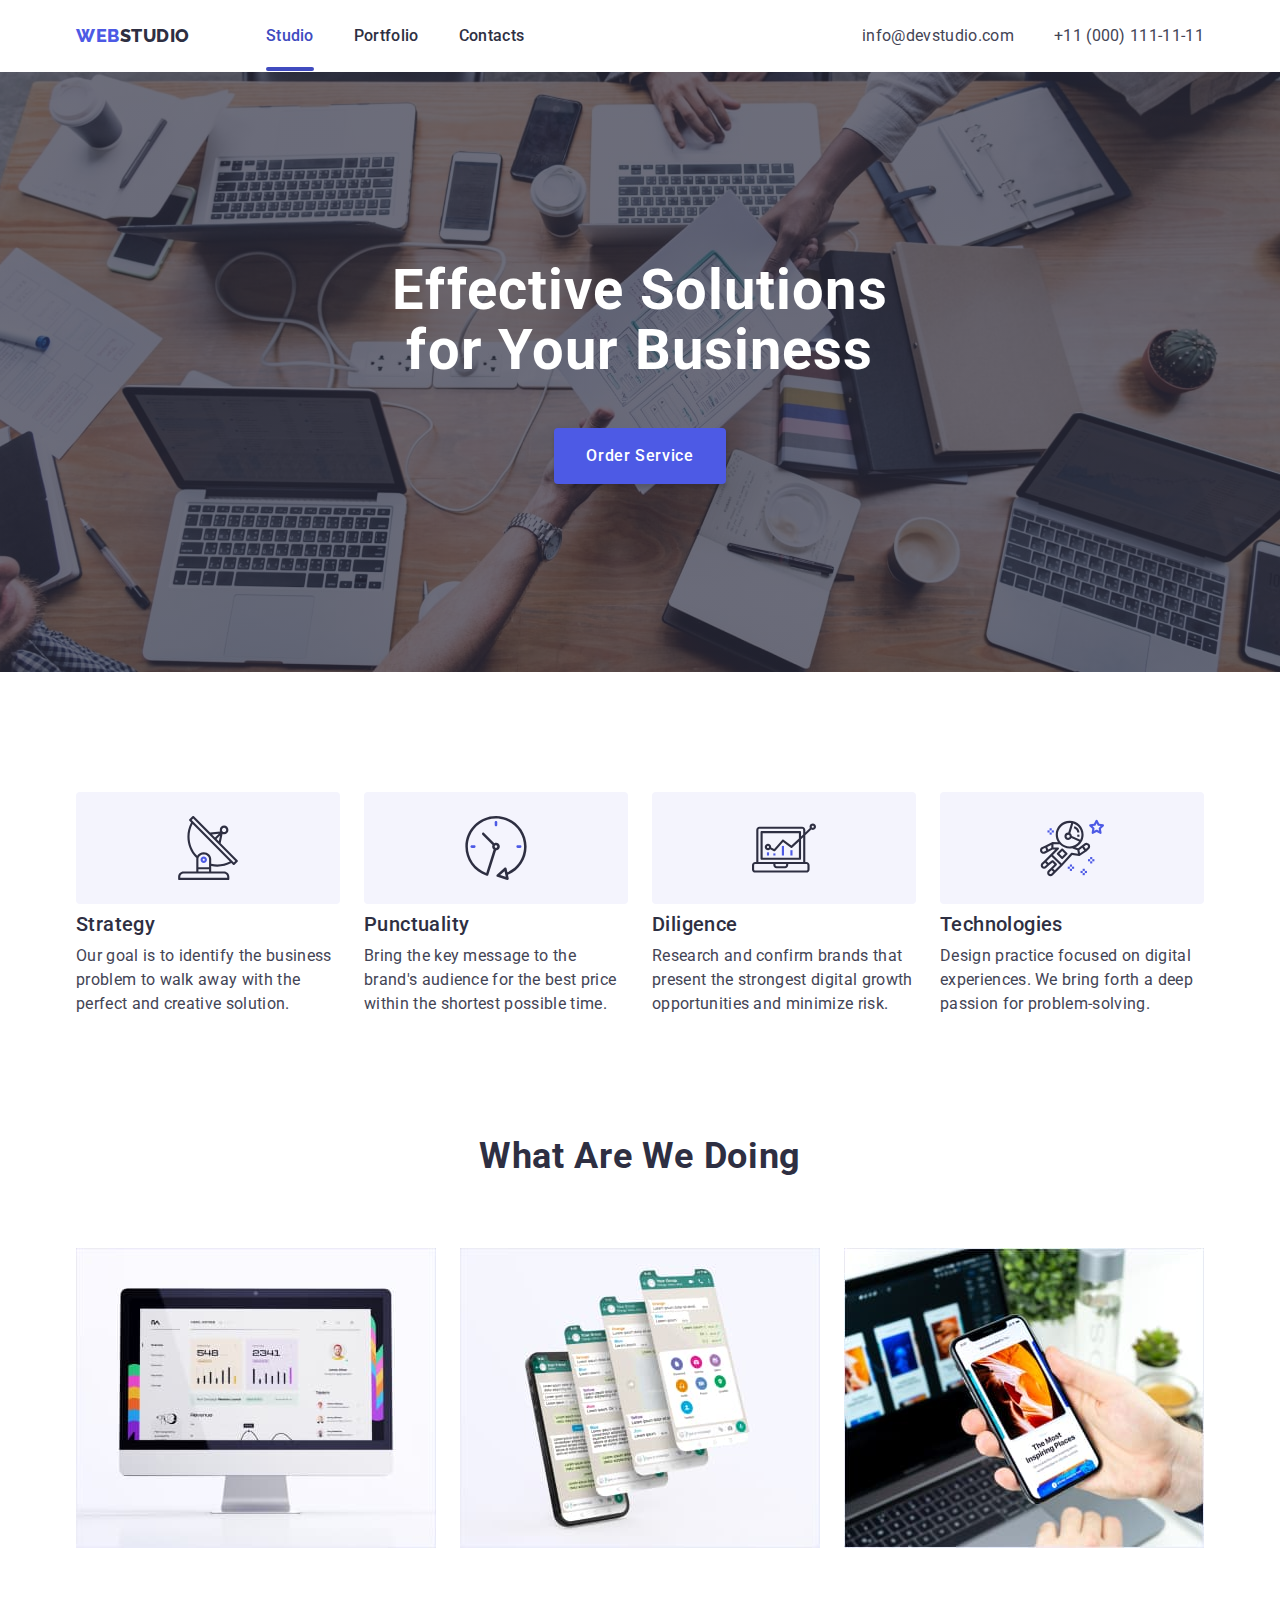
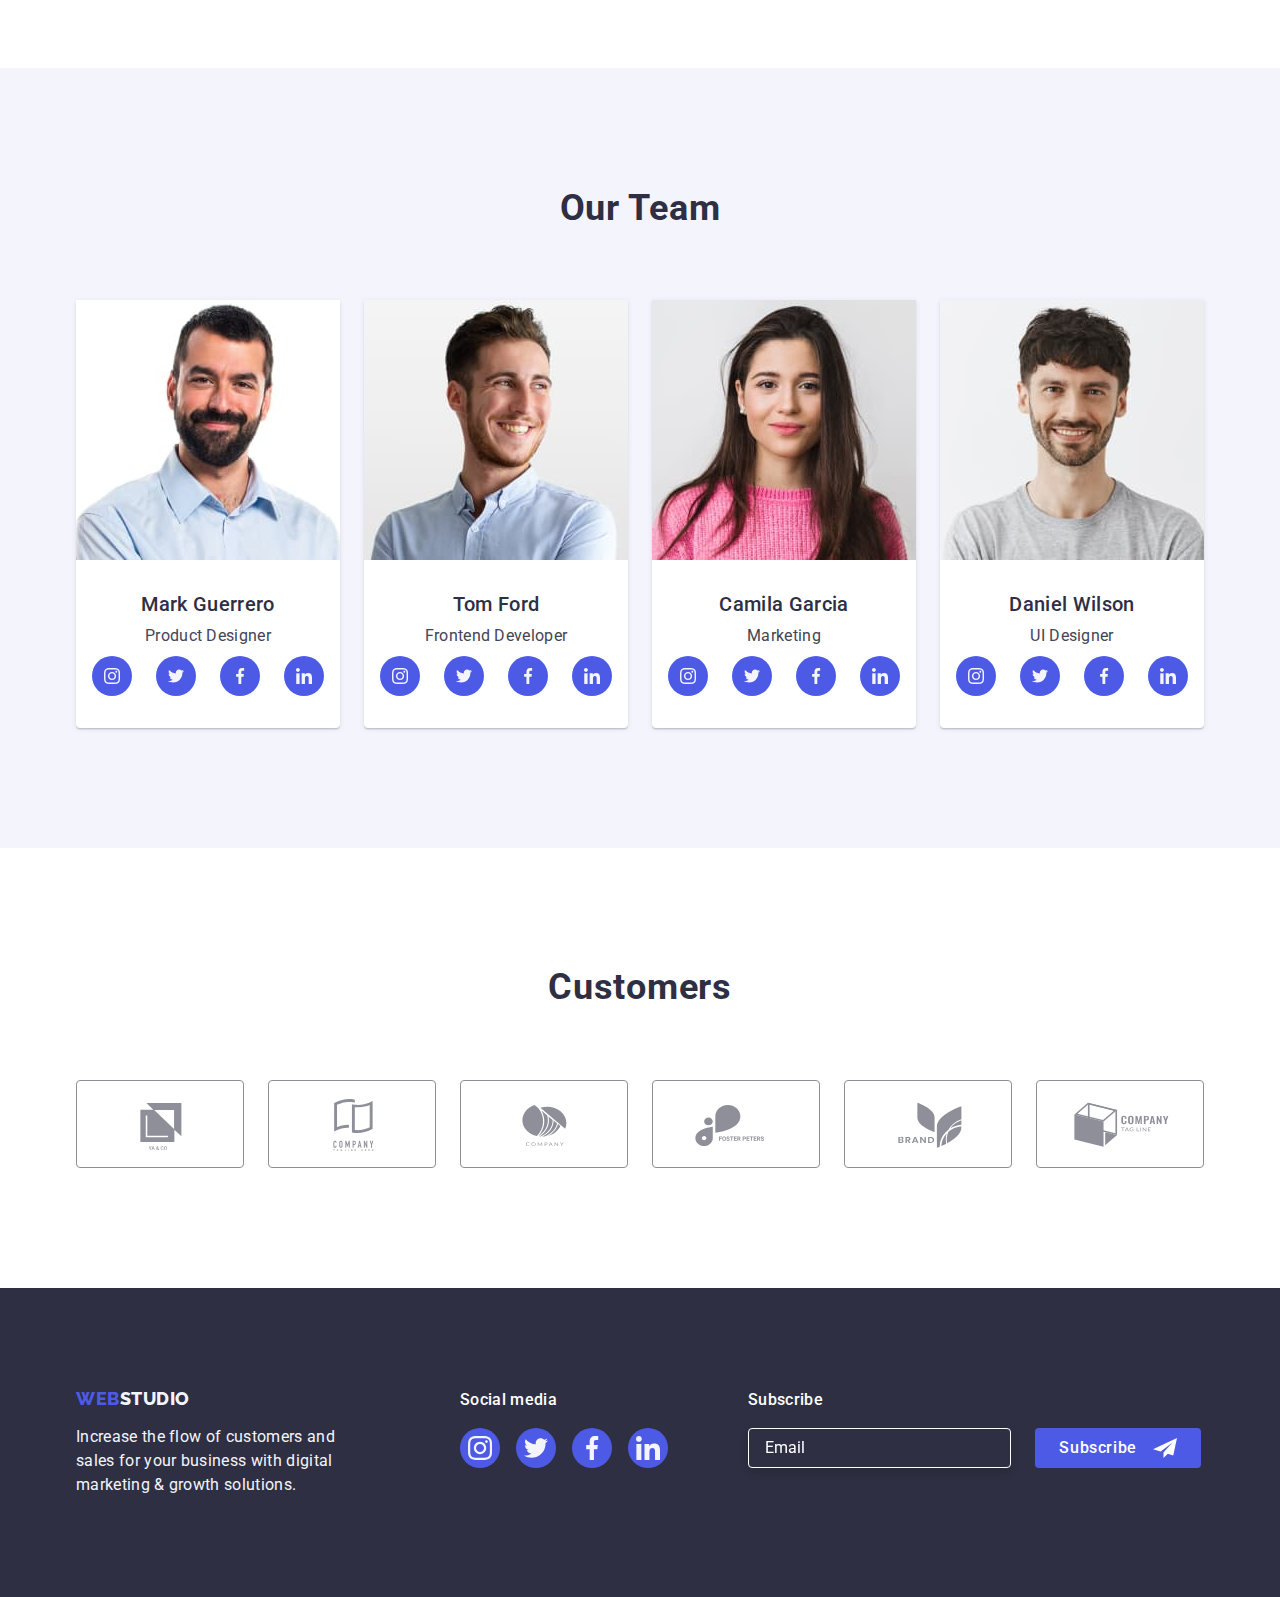
<file: index.html>
<!DOCTYPE html>
<html lang="en">
  <head>
    <meta charset="UTF-8" />
    <meta http-equiv="X-UA-Compatible" content="IE=edge" />
    <meta name="viewport" content="width=device-width, initial-scale=1.0" />
    <title>Document</title>
    <link rel="preconnect" href="https://fonts.googleapis.com" />
    <link rel="preconnect" href="https://fonts.gstatic.com" crossorigin />
    <link
      href="https://fonts.googleapis.com/css2?family=Raleway:wght@800&family=Roboto:wght@400;500;700;900&display=swap"
      rel="stylesheet"
    />
    <link
      rel="stylesheet"
      href="https://cdn.jsdelivr.net/npm/modern-normalize@1.1.0/modern-normalize.min.css"
    />
    <link rel="stylesheet" href="./css/styles.css" />
  </head>
  <body>
    <!-- HEADER -->
    <header class="page-header">
      <div class="container page-header-container">
        <nav class="page-nav">
          <a class="link logo" href="./index.html" title="logotype">
            Web<span class="logo-text">Studio</span></a
          >
          <ul class="menu list">
            <li class="menu-item">
              <a class="menu-link current-page link" href="./index.html"
                >Studio</a
              >
            </li>
            <li class="menu-item">
              <a class="menu-link link" href="./portfolio.html">Portfolio</a>
            </li>
            <li class="menu-item">
              <a class="menu-link link" href="">Contacts</a>
            </li>
          </ul>
        </nav>
        <button type="button" class="mobile-menu-open js-open-menu">
          <svg class="mobile-menu-open-icon" width="32" height="22">
            <use href="./images/icons.svg#icon-menu-burger"></use>
          </svg>
        </button>
        <address class="contacts">
          <ul class="list contact-list">
            <li class="contact-list-item">
              <a class="contact-item link" href="mailto:info@devstudio.com"
                >info@devstudio.com
              </a>
            </li>
            <li class="contact-list-item">
              <a class="contact-item link" href="tel:+110001111111"
                >+11 (000) 111-11-11
              </a>
            </li>
          </ul>
        </address>
      </div>
      <div class="mobile-menu js-menu-container">
        <div class="mobile-menu-container">
          <button class="modal-close-btn js-close-menu">
            <svg class="mobile-menu-close-icon" width="8" height="8">
              <use href="./images/icons.svg#icon-close-btn"></use>
            </svg>
          </button>
          <ul class="mobile-menu-list">
            <li class="mobile-menu-item">
              <a class="mobile-menu-link current-page link" href="./index.html"
                >Studio</a
              >
            </li>
            <li class="mobile-menu-item">
              <a class="mobile-menu-link link" href="./portfolio.html"
                >Portfolio</a
              >
            </li>
            <li class="mobile-menu-item">
              <a class="mobile-menu-link link" href="">Contacts</a>
            </li>
          </ul>
          <div class="contacts-and-socials-container">
            <ul class="mobile-contact-list">
              <li class="mobile-contact-list-item">
                <a class="mobile-contact-phone link" href="tel:+110001111111"
                  >+11 (000) 111-11-11
                </a>
              </li>
              <li class="mobile-contact-list-item">
                <a
                  class="mobile-contact-email contact-item link"
                  href="mailto:info@devstudio.com"
                  >info@devstudio.com
                </a>
              </li>
            </ul>
            <div class="social-container mobile-social-container">
              <ul class="list mobile-social-list">
                <li class="social-list-item">
                  <a href="" class="social-list-link footer-social-list-link">
                    <svg class="social-list-icon" width="24" height="24">
                      <use href="./images/icons.svg#icon-instagram"></use>
                    </svg>
                  </a>
                </li>
                <li class="social-list-item">
                  <a href="" class="social-list-link footer-social-list-link">
                    <svg class="social-list-icon" width="24" height="24">
                      <use href="./images/icons.svg#icon-twitter"></use>
                    </svg>
                  </a>
                </li>
                <li class="social-list-item">
                  <a href="" class="social-list-link footer-social-list-link">
                    <svg class="social-list-icon" width="24" height="24">
                      <use href="./images/icons.svg#icon-facebook"></use>
                    </svg>
                  </a>
                </li>
                <li class="social-list-item">
                  <a href="" class="social-list-link footer-social-list-link">
                    <svg class="social-list-icon" width="24" height="24">
                      <use href="./images/icons.svg#icon-linkedin"></use>
                    </svg>
                  </a>
                </li>
              </ul>
            </div>
          </div>
        </div>
      </div>
    </header>
    <main>
      <!-- HERO -->

      <section class="section hero-section">
        <div class="container hero-container">
          <h1 class="main-title">Effective Solutions for Your Business</h1>
          <button class="modal-btn btn" type="button" data-modal-open>
            Order Service
          </button>
        </div>
      </section>

      <!-- SECONDARY SECTION -->

      <section class="section secondary-section">
        <div class="container">
          <h2 class="secondary-section-title" hidden>Feature</h2>
          <ul class="list secondary-section-list">
            <li class="list secondary-section-list-item">
              <div class="secondary-section-list-item-svg">
                <svg class="secondary-section-list-icon" width="64" height="64">
                  <use href="./images/icons.svg#icon-antenna"></use>
                </svg>
              </div>
              <h3 class="secondary-section-subtitle">Strategy</h3>
              <p class="subtitle-descr">
                Our goal is to identify the business problem to walk away with
                the perfect and creative solution.
              </p>
            </li>
            <li class="list secondary-section-list-item">
              <div class="secondary-section-list-item-svg">
                <svg class="secondary-section-list-icon" width="64" height="64">
                  <use href="./images/icons.svg#icon-clock"></use>
                </svg>
              </div>
              <h3 class="secondary-section-subtitle">Punctuality</h3>
              <p class="subtitle-descr">
                Bring the key message to the brand's audience for the best price
                within the shortest possible time.
              </p>
            </li>
            <li class="list secondary-section-list-item">
              <div class="secondary-section-list-item-svg">
                <svg class="secondary-section-list-icon" width="64" height="64">
                  <use href="./images/icons.svg#icon-diagram"></use>
                </svg>
              </div>
              <h3 class="secondary-section-subtitle">Diligence</h3>
              <p class="subtitle-descr">
                Research and confirm brands that present the strongest digital
                growth opportunities and minimize risk.
              </p>
            </li>
            <li class="list secondary-section-list-item">
              <div class="secondary-section-list-item-svg">
                <svg class="secondary-section-list-icon" width="64" height="64">
                  <use href="./images/icons.svg#icon-astronaut"></use>
                </svg>
              </div>
              <h3 class="secondary-section-subtitle">Technologies</h3>
              <p class="subtitle-descr">
                Design practice focused on digital experiences. We bring forth a
                deep passion for problem-solving.
              </p>
            </li>
          </ul>
        </div>
      </section>

      <!-- TERTIARY SECTION -->

      <section class="section tertiary-section">
        <div class="container">
          <h2 class="section-title tertiary-section-title">
            What are we doing
          </h2>
          <ul class="list tertiary-section-list">
            <li class="tertiary-section-list-item">
              <img
                srcset="./images/what-are-we-doing/img-1w720.jpg 2x"
                src="./images/what-are-we-doing/img-1.jpg"
                alt="computer"
                width="360"
                height="300"
              />
            </li>
            <li class="tertiary-section-list-item">
              <img
                srcset="./images/what-are-we-doing/img-2w720.jpg 2x"
                src="./images/what-are-we-doing/img-2.jpg"
                alt="smartphone"
                width="360"
                height="300"
              />
            </li>
            <li class="tertiary-section-list-item">
              <img
                srcset="./images/what-are-we-doing/img-3w720.jpg 2x"
                src="./images/what-are-we-doing/img-3.jpg"
                alt="laptop and smartphone"
                width="360"
                height="300"
              />
            </li>
          </ul>
        </div>
      </section>

      <!-- OUR TEAM SECTION  -->

      <section class="section our-team-section">
        <div class="container tablet-container">
          <h2 class="section-title our-team-section-title">Our Team</h2>
          <ul class="list our-team-list">
            <li class="our-team-list-item">
              <img
                srcset="
                  ./images/employees/employee-1.jpg     264w,
                  ./images/employees/employee-1w528.jpg 528w
                "
                sizes="(min-width:428px) 264px, 100vw"
                src="./images/employees/employee-1.jpg"
                alt="employee-1"
                width="264"
                height="260"
              />
              <div class="name-and-position">
                <h3 class="employee-name">Mark Guerrero</h3>
                <p class="employee-position">Product Designer</p>
                <ul class="list social-list">
                  <li class="social-list-item">
                    <a href="" class="social-list-link">
                      <svg class="social-list-icon" width="16" height="16">
                        <use href="./images/icons.svg#icon-instagram"></use>
                      </svg>
                    </a>
                  </li>
                  <li class="social-list-item">
                    <a href="" class="social-list-link">
                      <svg class="social-list-icon" width="16" height="16">
                        <use href="./images/icons.svg#icon-twitter"></use>
                      </svg>
                    </a>
                  </li>
                  <li class="social-list-item">
                    <a href="" class="social-list-link">
                      <svg class="social-list-icon" width="16" height="16">
                        <use href="./images/icons.svg#icon-facebook"></use>
                      </svg>
                    </a>
                  </li>
                  <li class="social-list-item">
                    <a href="" class="social-list-link">
                      <svg class="social-list-icon" width="16" height="16">
                        <use href="./images/icons.svg#icon-linkedin"></use>
                      </svg>
                    </a>
                  </li>
                </ul>
              </div>
            </li>
            <li class="our-team-list-item">
              <img
                srcset="
                  ./images/employees/employee-2.jpg     264w,
                  ./images/employees/employee-2w528.jpg 528w
                "
                sizes="(min-width:428px) 264px, 100vw"
                src="./images/employees/employee-2.jpg"
                alt="employee-2"
                width="264"
                height="260"
              />
              <div class="name-and-position">
                <h3 class="employee-name">Tom Ford</h3>
                <p class="employee-position">Frontend Developer</p>

                <ul class="list social-list">
                  <li class="social-list-item">
                    <a href="" class="social-list-link">
                      <svg class="social-list-icon" width="16" height="16">
                        <use href="./images/icons.svg#icon-instagram"></use>
                      </svg>
                    </a>
                  </li>
                  <li class="social-list-item">
                    <a href="" class="social-list-link">
                      <svg class="social-list-icon" width="16" height="16">
                        <use href="./images/icons.svg#icon-twitter"></use>
                      </svg>
                    </a>
                  </li>
                  <li class="social-list-item">
                    <a href="" class="social-list-link">
                      <svg class="social-list-icon" width="16" height="16">
                        <use href="./images/icons.svg#icon-facebook"></use>
                      </svg>
                    </a>
                  </li>
                  <li class="social-list-item">
                    <a href="" class="social-list-link">
                      <svg class="social-list-icon" width="16" height="16">
                        <use href="./images/icons.svg#icon-linkedin"></use>
                      </svg>
                    </a>
                  </li>
                </ul>
              </div>
            </li>
            <li class="our-team-list-item">
              <img
                srcset="
                  ./images/employees/employee-3.jpg     264w,
                  ./images/employees/employee-3w528.jpg 528w
                "
                sizes="(min-width:428px) 264px, 100vw"
                src="./images/employees/employee-3.jpg"
                alt="employee-3"
                width="264"
                height="260"
              />
              <div class="name-and-position">
                <h3 class="employee-name">Camila Garcia</h3>
                <p class="employee-position">Marketing</p>

                <ul class="list social-list">
                  <li class="social-list-item">
                    <a href="" class="social-list-link">
                      <svg class="social-list-icon" width="16" height="16">
                        <use href="./images/icons.svg#icon-instagram"></use>
                      </svg>
                    </a>
                  </li>
                  <li class="social-list-item">
                    <a href="" class="social-list-link">
                      <svg class="social-list-icon" width="16" height="16">
                        <use href="./images/icons.svg#icon-twitter"></use>
                      </svg>
                    </a>
                  </li>
                  <li class="social-list-item">
                    <a href="" class="social-list-link">
                      <svg class="social-list-icon" width="16" height="16">
                        <use href="./images/icons.svg#icon-facebook"></use>
                      </svg>
                    </a>
                  </li>
                  <li class="social-list-item">
                    <a href="" class="social-list-link">
                      <svg class="social-list-icon" width="16" height="16">
                        <use href="./images/icons.svg#icon-linkedin"></use>
                      </svg>
                    </a>
                  </li>
                </ul>
              </div>
            </li>
            <li class="our-team-list-item">
              <img
                srcset="
                  ./images/employees/employee-4.jpg     264w,
                  ./images/employees/employee-4w528.jpg 528w
                "
                sizes="(min-width:428px) 264px, 100vw"
                src="./images/employees/employee-4.jpg"
                alt="employee-4"
                width="264"
                height="260"
              />
              <div class="name-and-position">
                <h3 class="employee-name">Daniel Wilson</h3>
                <p class="employee-position">UI Designer</p>
                <ul class="list social-list">
                  <li class="social-list-item">
                    <a href="" class="social-list-link">
                      <svg class="social-list-icon" width="16" height="16">
                        <use href="./images/icons.svg#icon-instagram"></use>
                      </svg>
                    </a>
                  </li>
                  <li class="social-list-item">
                    <a href="" class="social-list-link">
                      <svg class="social-list-icon" width="16" height="16">
                        <use href="./images/icons.svg#icon-twitter"></use>
                      </svg>
                    </a>
                  </li>
                  <li class="social-list-item">
                    <a href="" class="social-list-link">
                      <svg class="social-list-icon" width="16" height="16">
                        <use href="./images/icons.svg#icon-facebook"></use>
                      </svg>
                    </a>
                  </li>
                  <li class="social-list-item">
                    <a href="" class="social-list-link">
                      <svg class="social-list-icon" width="16" height="16">
                        <use href="./images/icons.svg#icon-linkedin"></use>
                      </svg>
                    </a>
                  </li>
                </ul>
              </div>
            </li>
          </ul>
        </div>
      </section>

      <!-- CUSTOMERS SECTION  -->

      <section class="section customers-section">
        <div class="container tablet-container">
          <h2 class="section-title customers-section-title">Customers</h2>
          <ul class="list customers-list">
            <li class="customers-list-item">
              <a href="" class="customers-list-link">
                <svg class="customers-list-icon" width="104" height="56">
                  <use href="./images/icons.svg#icon-logo"></use>
                </svg>
              </a>
            </li>
            <li class="customers-list-item">
              <a href="" class="customers-list-link">
                <svg class="customers-list-icon" width="104" height="56">
                  <use href="./images/icons.svg#icon-logo-1"></use>
                </svg>
              </a>
            </li>
            <li class="customers-list-item">
              <a href="" class="customers-list-link">
                <svg class="customers-list-icon" width="104" height="56">
                  <use href="./images/icons.svg#icon-logo-2"></use>
                </svg>
              </a>
            </li>
            <li class="customers-list-item">
              <a href="" class="customers-list-link">
                <svg class="customers-list-icon" width="104" height="56">
                  <use href="./images/icons.svg#icon-logo-3"></use>
                </svg>
              </a>
            </li>
            <li class="customers-list-item">
              <a href="" class="customers-list-link">
                <svg class="customers-list-icon" width="104" height="56">
                  <use href="./images/icons.svg#icon-logo-4"></use>
                </svg>
              </a>
            </li>
            <li class="customers-list-item">
              <a href="" class="customers-list-link">
                <svg class="customers-list-icon" width="104" height="56">
                  <use href="./images/icons.svg#icon-logo-5"></use>
                </svg>
              </a>
            </li>
          </ul>
        </div>
      </section>
    </main>

    <!-- FOOTER -->

    <footer class="footer-section">
      <div class="container footer-container tablet-container">
        <div class="logo-and-paragraph">
          <a
            class="link logo footer-logotype"
            href="./index.html"
            title="logotype"
          >
            Web<span class="logo-text footer-logo">Studio</span></a
          >
          <p class="footer-inf">
            Increase the flow of customers and sales for your business with
            digital marketing & growth solutions.
          </p>
        </div>
        <div class="social-container footer-social-container">
          <p class="footer-par">Social media</p>
          <ul class="list social-list footer-social-list">
            <li class="social-list-item">
              <a href="" class="social-list-link footer-social-list-link">
                <svg class="social-list-icon" width="24" height="24">
                  <use href="./images/icons.svg#icon-instagram"></use>
                </svg>
              </a>
            </li>
            <li class="social-list-item">
              <a href="" class="social-list-link footer-social-list-link">
                <svg class="social-list-icon" width="24" height="24">
                  <use href="./images/icons.svg#icon-twitter"></use>
                </svg>
              </a>
            </li>
            <li class="social-list-item">
              <a href="" class="social-list-link footer-social-list-link">
                <svg class="social-list-icon" width="24" height="24">
                  <use href="./images/icons.svg#icon-facebook"></use>
                </svg>
              </a>
            </li>
            <li class="social-list-item">
              <a href="" class="social-list-link footer-social-list-link">
                <svg class="social-list-icon" width="24" height="24">
                  <use href="./images/icons.svg#icon-linkedin"></use>
                </svg>
              </a>
            </li>
          </ul>
        </div>

        <div class="footer-form-container">
          <p class="footer-par">Subscribe</p>
          <form class="footer-modal-form">
            <input
              type="email"
              name="user-email"
              class="footer-form-input"
              placeholder="email"
            />
            <button type="submit" class="footer-form-submit btn">
              Subscribe
              <svg class="footer-send-icon" width="24" height="24">
                <use href="./images/icons.svg#icon-send"></use>
              </svg>
            </button>
          </form>
        </div>
      </div>
    </footer>

    <!-- MODAL WINDOW -->

    <div class="backdrop is-hidden" data-modal>
      <div class="modal">
        <button type="button" class="modal-close-btn" data-modal-close>
          <svg class="modal-close-btn-icon" width="8" height="8">
            <use href="./images/icons.svg#icon-close-btn"></use>
          </svg>
        </button>

        <!-- MODAL FORM -->

        <form class="modal-form">
          <p class="modal-form-desc">
            Leave your contacts and we will call you back
          </p>

          <label class="modal-form-field">
            <span class="modal-form-input-desc">Name</span>
            <span class="modal-form-input-wrapper">
              <input
                type="text"
                name="user-name"
                class="modal-form-input"
                pattern="[a-zA-Zа-яА-Я]+"
                minlength="2"
              />
              <svg class="modal-form-icon" width="18" height="18">
                <use href="./images/icons.svg#icon-modal-name"></use>
              </svg>
            </span>
          </label>

          <label class="modal-form-field">
            <span class="modal-form-input-desc">Phone</span>
            <span class="modal-form-input-wrapper">
              <input
                type="tel"
                name="user-phone"
                class="modal-form-input"
                pattern="[0-9]{3}-[0-9]{3}-[0-9]{2}-[0-9]{2}"
                title="xxx-xxx-xx-xx"
              />
              <svg class="modal-form-icon" width="18" height="24">
                <use href="./images/icons.svg#icon-modal-phone"></use>
              </svg>
            </span>
          </label>

          <label class="modal-form-field">
            <span class="modal-form-input-desc">Email</span>
            <span class="modal-form-input-wrapper">
              <input type="email" name="user-email" class="modal-form-input" />
              <svg class="modal-form-icon" width="18" height="24">
                <use href="./images/icons.svg#icon-modal-email"></use>
              </svg>
            </span>
          </label>

          <label class="modal-form-field">
            <span class="modal-form-input-desc">Comment</span>
            <textarea
              name="user-message"
              class="modal-form-message"
              placeholder="Text input"
            ></textarea>
          </label>

          <!-- MODAL FORM CHECK-->

          <label class="modal-form-check-desc">
            <input
              id="user-policy"
              type="checkbox"
              name="user-policy"
              class="form-check-input visually-hidden"
            />
            <svg class="form-custom-check" width="18" height="24">
              <use
                class="unchecked"
                href="./images/icons.svg#icon-unchecked"
              ></use>
              <use class="checked" href="./images/icons.svg#icon-checked"></use>
            </svg>
            <span
              >I accept the terms and conditions of the&nbsp;
              <a class="privacy-policy-link" href="">Privacy Policy</a></span
            >
          </label>

          <button type="submit" class="modal-form-submit btn">Send</button>
        </form>
      </div>
    </div>
    <script src="./js/modal.js"></script>
    <script src="./js/mobile-menu.js"></script>
  </body>
</html>
</file>
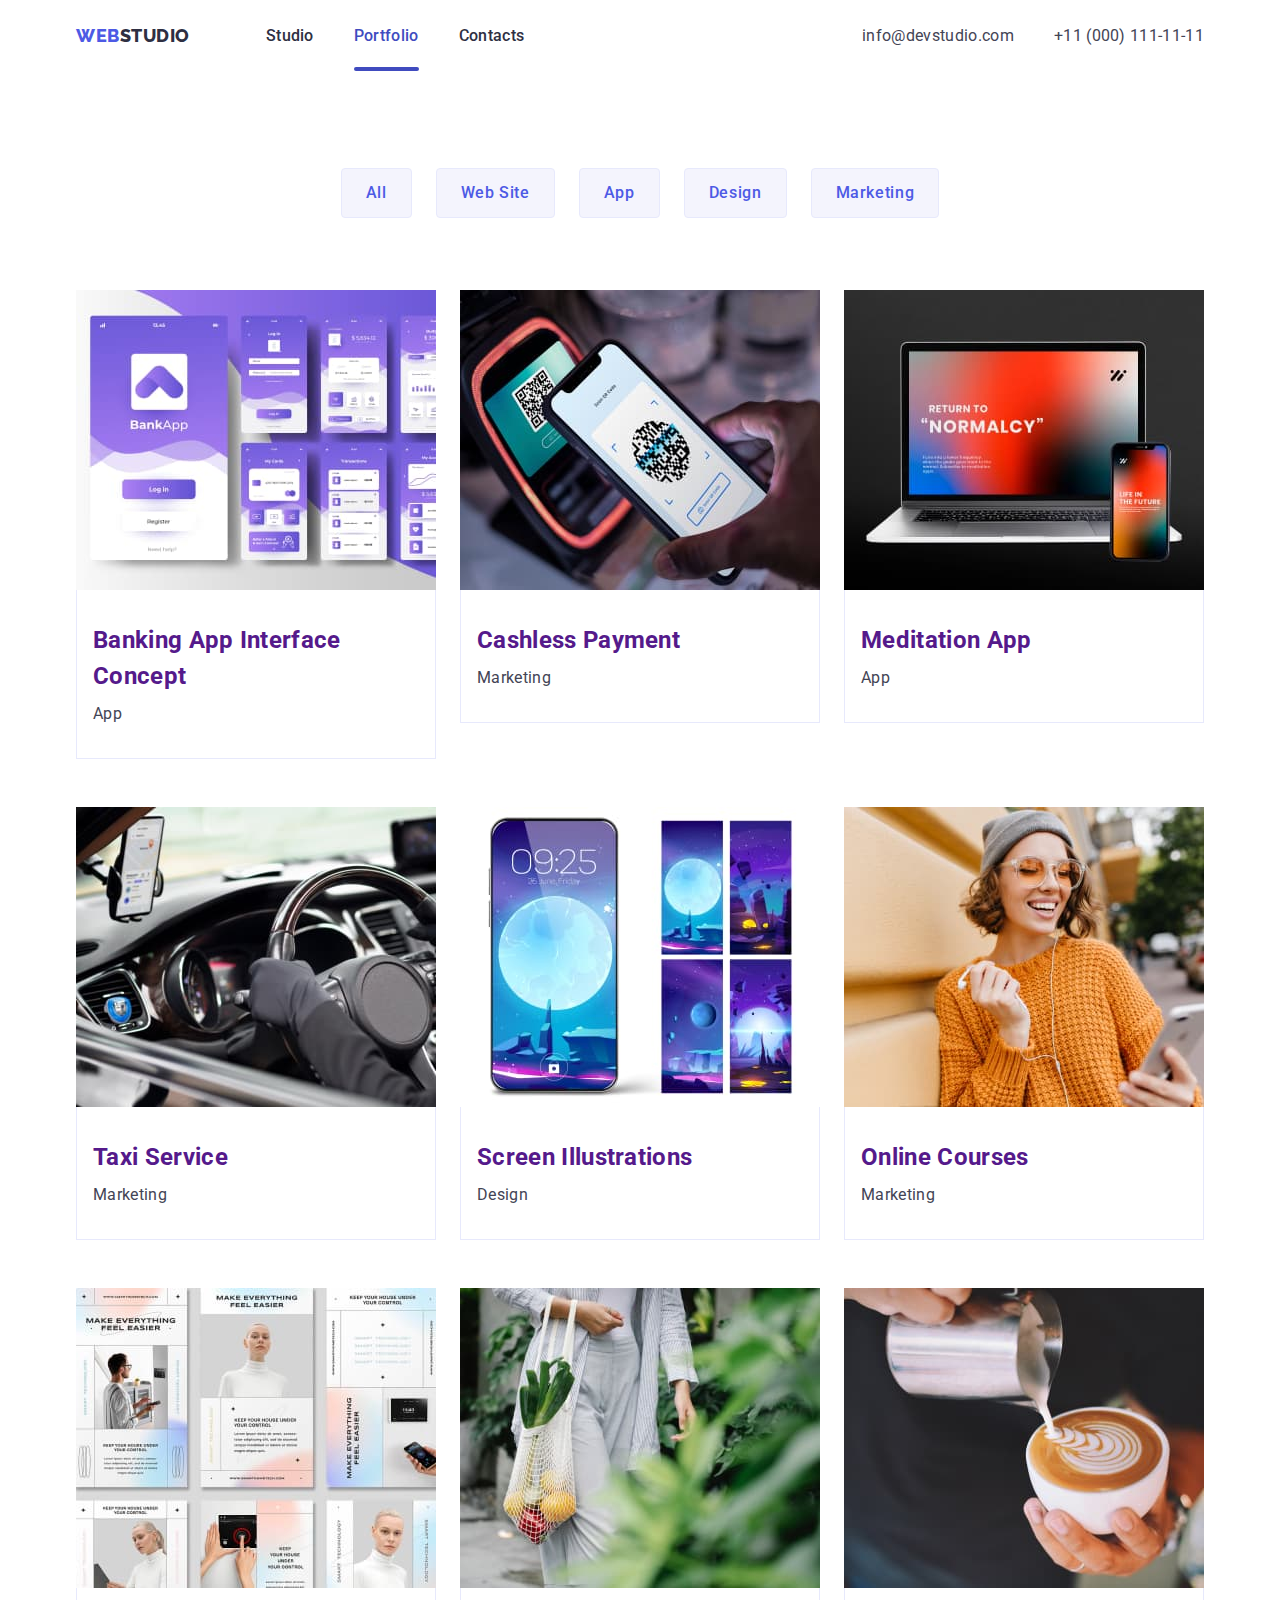
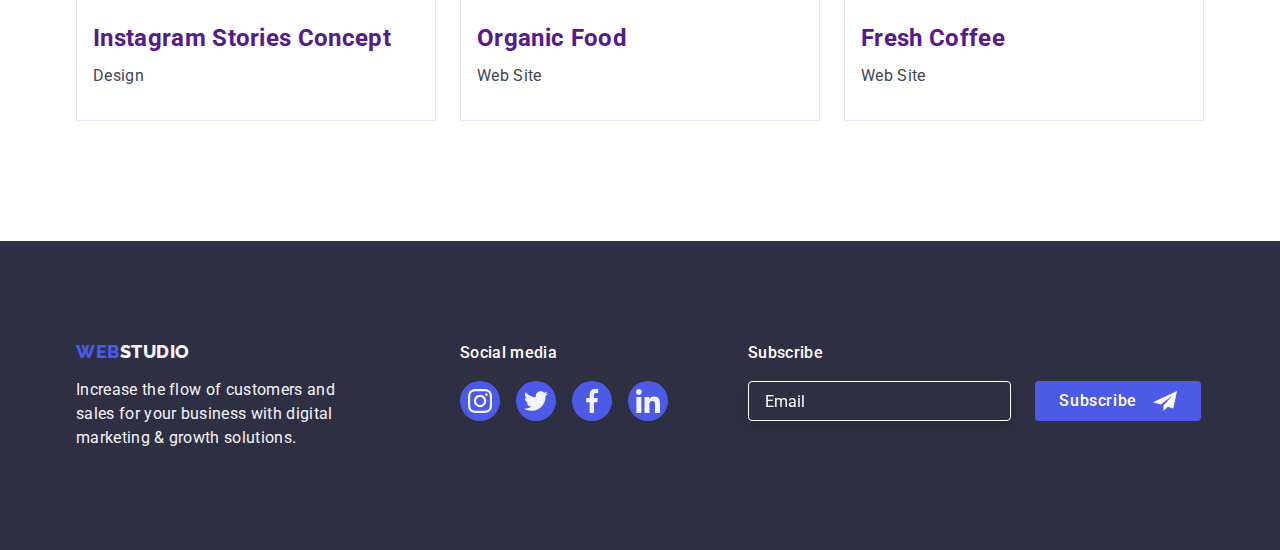
<file: portfolio.html>
<!DOCTYPE html>
<html lang="en">
  <head>
    <meta charset="UTF-8" />
    <meta http-equiv="X-UA-Compatible" content="IE=edge" />
    <meta name="viewport" content="width=device-width, initial-scale=1.0" />
    <title>Document</title>
    <link rel="preconnect" href="https://fonts.googleapis.com" />
    <link rel="preconnect" href="https://fonts.gstatic.com" crossorigin />
    <link
      href="https://fonts.googleapis.com/css2?family=Raleway:wght@800&family=Roboto:wght@400;500;700;900&display=swap"
      rel="stylesheet"
    />
    <link
      rel="stylesheet"
      href="https://cdn.jsdelivr.net/npm/modern-normalize@1.1.0/modern-normalize.min.css"
    />
    <link rel="stylesheet" href="./css/styles.css" />
  </head>
  <body>
    <!-- HEADER -->

    <header class="page-header">
      <div class="container page-header-container">
        <nav class="page-nav">
          <a class="link logo" href="./index.html" title="logotype">
            Web<span class="logo-text">Studio</span></a
          >
          <ul class="menu list">
            <li class="menu-item">
              <a class="menu-link link" href="./index.html">Studio</a>
            </li>
            <li class="menu-item">
              <a class="menu-link current-page link" href="./portfolio.html"
                >Portfolio</a
              >
            </li>
            <li class="menu-item">
              <a class="menu-link link" href="">Contacts</a>
            </li>
          </ul>
        </nav>
        <address class="contacts">
          <ul class="list contact-list">
            <li class="contact-list-item">
              <a class="contact-item link" href="mailto:info@devstudio.com"
                >info@devstudio.com
              </a>
            </li>
            <li class="contact-list-item">
              <a class="contact-item link" href="tel:+110001111111"
                >+11 (000) 111-11-11
              </a>
            </li>
          </ul>
        </address>
      </div>
    </header>

    <main>
      <!-- PORTFOLIO -->
      <section class="section portfolio-section">
        <div class="container portfolio-container">
          <h1 hidden>Feature</h1>
          <ul class="list buttons-list">
            <li class="buttons-list-item">
              <button class="portfolio-btn" type="button">All</button>
            </li>
            <li class="buttons-list-item">
              <button class="portfolio-btn" type="button">Web Site</button>
            </li>
            <li class="buttons-list-item">
              <button class="portfolio-btn" type="button">App</button>
            </li>
            <li class="buttons-list-item">
              <button class="portfolio-btn" type="button">Design</button>
            </li>
            <li class="buttons-list-item">
              <button class="portfolio-btn" type="button">Marketing</button>
            </li>
          </ul>

          <ul class="list portfolio-cards">
            <li class="portfolio-cards-item">
              <a class="link item-img" href="">
                <div class="item-img-wrapper">
                  <img
                    src="./images/portfolio/app.jpg"
                    alt="Application"
                    width="360"
                    height="300"
                  />
                  <p class="overlay">
                    14 Stylish and User-Friendly App Design Concepts · Task
                    Manager App · Calorie Tracker App · Exotic Fruit Ecommerce
                    App · Cloud Storage App
                  </p>
                </div>

                <div class="portfolio-card-text">
                  <h2 class="subtitle portfolio-card-name">
                    Banking App Interface Concept
                  </h2>
                  <p class="portfolio-par">App</p>
                </div>
              </a>
            </li>
            <li class="portfolio-cards-item">
              <a class="link item-img" href="">
                <div class="item-img-wrapper">
                  <img
                    src="./images/portfolio/cashless.jpg"
                    alt="Cashless Payment"
                    width="360"
                    height="300"
                  />
                  <p class="overlay">
                    14 Stylish and User-Friendly App Design Concepts · Task
                    Manager App · Calorie Tracker App · Exotic Fruit Ecommerce
                    App · Cloud Storage App
                  </p>
                </div>

                <div class="portfolio-card-text">
                  <h2 class="subtitle portfolio-card-name">Cashless Payment</h2>
                  <p class="portfolio-par">Marketing</p>
                </div>
              </a>
            </li>
            <li class="portfolio-cards-item">
              <a class="link item-img" href="">
                <div class="item-img-wrapper">
                  <img
                    src="./images/portfolio/meditation.jpg"
                    alt="Meditation App"
                    width="360"
                    height="300"
                  />
                  <p class="overlay">
                    14 Stylish and User-Friendly App Design Concepts · Task
                    Manager App · Calorie Tracker App · Exotic Fruit Ecommerce
                    App · Cloud Storage App
                  </p>
                </div>

                <div class="portfolio-card-text">
                  <h2 class="subtitle portfolio-card-name">Meditation App</h2>
                  <p class="portfolio-par">App</p>
                </div>
              </a>
            </li>
            <li class="portfolio-cards-item">
              <a class="link item-img" href="">
                <div class="item-img-wrapper">
                  <img
                    src="./images/portfolio/taxi.jpg"
                    alt="Taxi Service"
                    width="360"
                    height="300"
                  />
                  <p class="overlay">
                    14 Stylish and User-Friendly App Design Concepts · Task
                    Manager App · Calorie Tracker App · Exotic Fruit Ecommerce
                    App · Cloud Storage App
                  </p>
                </div>

                <div class="portfolio-card-text">
                  <h2 class="subtitle portfolio-card-name">Taxi Service</h2>
                  <p class="portfolio-par">Marketing</p>
                </div>
              </a>
            </li>
            <li class="portfolio-cards-item">
              <a class="link item-img" href="">
                <div class="item-img-wrapper">
                  <img
                    src="./images/portfolio/screen.jpg"
                    alt="Screen Illustrations"
                    width="360"
                    height="300"
                  />
                  <p class="overlay">
                    14 Stylish and User-Friendly App Design Concepts · Task
                    Manager App · Calorie Tracker App · Exotic Fruit Ecommerce
                    App · Cloud Storage App
                  </p>
                </div>

                <div class="portfolio-card-text">
                  <h2 class="subtitle portfolio-card-name">
                    Screen Illustrations
                  </h2>
                  <p class="portfolio-par">Design</p>
                </div>
              </a>
            </li>
            <li class="portfolio-cards-item">
              <a class="link item-img" href="">
                <div class="item-img-wrapper">
                  <img
                    src="./images/portfolio/online-courses.jpg"
                    alt="Girl studying online"
                    width="360"
                    height="300"
                  />
                  <p class="overlay">
                    14 Stylish and User-Friendly App Design Concepts · Task
                    Manager App · Calorie Tracker App · Exotic Fruit Ecommerce
                    App · Cloud Storage App
                  </p>
                </div>

                <div class="portfolio-card-text">
                  <h2 class="subtitle portfolio-card-name">Online Courses</h2>
                  <p class="portfolio-par">Marketing</p>
                </div>
              </a>
            </li>
            <li class="portfolio-cards-item">
              <a class="link item-img" href="">
                <div class="item-img-wrapper">
                  <img
                    src="./images/portfolio/insta.jpg"
                    alt="Instagram Stories Concept"
                    width="360"
                    height="300"
                  />
                  <p class="overlay">
                    14 Stylish and User-Friendly App Design Concepts · Task
                    Manager App · Calorie Tracker App · Exotic Fruit Ecommerce
                    App · Cloud Storage App
                  </p>
                </div>

                <div class="portfolio-card-text">
                  <h2 class="subtitle portfolio-card-name">
                    Instagram Stories Concept
                  </h2>
                  <p class="portfolio-par">Design</p>
                </div>
              </a>
            </li>
            <li class="portfolio-cards-item">
              <a class="link item-img" href="">
                <div class="item-img-wrapper">
                  <img
                    src="./images/portfolio/food.jpg"
                    alt="Organic Food"
                    width="360"
                    height="300"
                  />
                  <p class="overlay">
                    14 Stylish and User-Friendly App Design Concepts · Task
                    Manager App · Calorie Tracker App · Exotic Fruit Ecommerce
                    App · Cloud Storage App
                  </p>
                </div>

                <div class="portfolio-card-text">
                  <h2 class="subtitle portfolio-card-name">Organic Food</h2>
                  <p class="portfolio-par">Web Site</p>
                </div>
              </a>
            </li>
            <li class="portfolio-cards-item">
              <a class="link item-img" href="">
                <div class="item-img-wrapper">
                  <img
                    src="./images/portfolio/coffee.jpg"
                    alt="Fresh Coffee"
                    width="360"
                    height="300"
                  />
                  <p class="overlay">
                    14 Stylish and User-Friendly App Design Concepts · Task
                    Manager App · Calorie Tracker App · Exotic Fruit Ecommerce
                    App · Cloud Storage App
                  </p>
                </div>

                <div class="portfolio-card-text">
                  <h2 class="subtitle portfolio-card-name">Fresh Coffee</h2>
                  <p class="portfolio-par">Web Site</p>
                </div>
              </a>
            </li>
          </ul>
        </div>
      </section>
    </main>

    <!-- FOOTER -->

    <footer class="footer-section">
      <div class="container footer-container tablet-container">
        <div class="logo-and-paragraph">
          <a
            class="link logo footer-logotype"
            href="./index.html"
            title="logotype"
          >
            Web<span class="logo-text footer-logo">Studio</span></a
          >
          <p class="footer-inf">
            Increase the flow of customers and sales for your business with
            digital marketing & growth solutions.
          </p>
        </div>
        <div class="social-container footer-social-container">
          <p class="footer-par">Social media</p>
          <ul class="list social-list footer-social-list">
            <li class="social-list-item">
              <a href="" class="social-list-link footer-social-list-link">
                <svg class="social-list-icon" width="24" height="24">
                  <use href="./images/icons.svg#icon-instagram"></use>
                </svg>
              </a>
            </li>
            <li class="social-list-item">
              <a href="" class="social-list-link footer-social-list-link">
                <svg class="social-list-icon" width="24" height="24">
                  <use href="./images/icons.svg#icon-twitter"></use>
                </svg>
              </a>
            </li>
            <li class="social-list-item">
              <a href="" class="social-list-link footer-social-list-link">
                <svg class="social-list-icon" width="24" height="24">
                  <use href="./images/icons.svg#icon-facebook"></use>
                </svg>
              </a>
            </li>
            <li class="social-list-item">
              <a href="" class="social-list-link footer-social-list-link">
                <svg class="social-list-icon" width="24" height="24">
                  <use href="./images/icons.svg#icon-linkedin"></use>
                </svg>
              </a>
            </li>
          </ul>
        </div>

        <div class="footer-form-container">
          <p class="footer-par">Subscribe</p>
          <form class="footer-modal-form">
            <input
              type="email"
              name="user-email"
              class="footer-form-input"
              placeholder="email"
            />
            <button type="submit" class="footer-form-submit btn">
              Subscribe
              <svg class="footer-send-icon" width="24" height="24">
                <use href="./images/icons.svg#icon-send"></use>
              </svg>
            </button>
          </form>
        </div>
      </div>
    </footer>
  </body>
</html>
</file>
<file: css/styles.css>
:root {
  --font-primary: 'Roboto', sans-serif;
  --font-logo: 'Raleway', sans-serif;

  --color-navy-blue: #2e2f42;
  --color-white: #ffffff;
  --color-slate: #434455;
  --color-iris: #4d5ae5;
  --color-cloud: #f4f4fd;
  --color-cornflower: #e7e9fc;
  --color-ocean: #404bbf;
  --color-green: #31d0aa;
  --color-light-slate: #8e8f99;
  --color-dairy: #fcfcfc;
  --transition-dur-and-func: 250ms cubic-bezier(0.4, 0, 0.2, 1);
}

h1,
h2,
h3,
h6,
p {
  margin-top: 0;
  margin-bottom: 0;
}

ul {
  margin-top: 0;
  margin-bottom: 0;
  padding-left: 0;
}

img {
  display: block;
}

button {
  cursor: pointer;
}

.btn {
  font-family: inherit;
  font-weight: 500;
  line-height: 1.5;
  border-radius: 4px;
  letter-spacing: 0.04em;

  display: flex;
  align-items: center;
  justify-content: center;

  border: none;
  background: var(--color-iris);
  color: var(--color-white);
}

.list {
  list-style: none;
  display: flex;
  flex-wrap: wrap;
  justify-content: center;
  align-items: center;
}

.link {
  text-decoration: none;
}
body {
  font-family: var(--font-primary);
  font-size: 16px;
  font-style: normal;
  letter-spacing: 0.02em;

  font-weight: 400;
  line-height: 1.5;
  background-color: var(--color-white);
  color: var(--color-slate);
}

.visually-hidden {
  position: absolute;
  width: 1px;
  height: 1px;
  margin: 0;
  overflow: hidden;
  border: 0;
  clip: rect(0 0 0 0);
}

.container {
  max-width: 428px;
  padding-left: 16px;
  padding-right: 16px;
  margin-left: auto;
  margin-right: auto;
}

@media only screen and (min-width: 768px) {
  .container {
    max-width: 768px;
  }
}
@media only screen and (min-width: 1158px) {
  .container {
    max-width: 1158px;
    padding-left: 15px;
    padding-right: 15px;
  }
}

.section {
  margin-left: auto;
  margin-right: auto;
}

/* ================= COMPONENTS =================*/

.logo {
  font-family: var(--font-logo);
  font-weight: 800;
  font-size: 18px;
  line-height: 1.17;
  align-items: center;
  letter-spacing: 0.03em;
  text-transform: uppercase;
  color: var(--color-iris);
}
.logo-text {
  color: var(--color-navy-blue);
}

.modal-btn {
  padding: 16px 32px;
  margin-left: auto;
  margin-right: auto;

  box-shadow: 0px 4px 4px rgba(0, 0, 0, 0.15);

  transition: background-color var(--transition-dur-and-func);
}
.modal-btn:hover,
.modal-btn:focus {
  background-color: var(--color-ocean);
}

.portfolio-btn {
  font-family: 'Roboto', sans-serif;
  font-weight: 500;
  font-size: inherit;
  line-height: inherit;
  align-items: center;
  text-align: center;
  letter-spacing: 0.04em;
  color: var(--color-iris);
  background: var(--color-cloud);
  border: 1px solid var(--color-cornflower);
  border-radius: 4px;
  padding: 12px 24px;
  transition: background-color var(--transition-dur-and-func),
    color var(--transition-dur-and-func), border var(--transition-dur-and-func),
    box-shadow var(--transition-dur-and-func);
}

.portfolio-btn:hover,
.portfolio-btn:focus {
  color: var(--color-white);
  background-color: var(--color-ocean);
  border: 1px solid transparent;
  box-shadow: 0px 3px 1px rgba(0, 0, 0, 0.1), 0px 2px 1px rgba(0, 0, 0, 0.08),
    0px 2px 2px rgba(0, 0, 0, 0.12);
}

/* ================= /COMPONENTS =================*/

/* ================= HEADER =================*/

.page-header-container {
  display: flex;
  align-items: center;
  justify-content: space-between;
}

.page-header {
  padding-top: 24px;
  padding-bottom: 24px;
}

.contacts {
  font-style: inherit;
}

@media screen and (max-width: 767px) {
  .menu {
    display: none;
  }

  .current-page.mobile-menu-link {
    color: var(--color-ocean);
  }

  .contacts {
    display: none;
  }

  .mobile-menu-open {
    background-color: transparent;
    border: none;
    padding: 0;
    line-height: 0;
  }

  .mobile-menu {
    position: fixed;
    width: 100%;
    height: 100%;
    top: 0;
    left: 0;
    z-index: 1000;
    background-color: var(--color-white);

    opacity: 0;
    visibility: hidden;
    pointer-events: none;

    transition: opacity var(--transition-dur-and-func),
      visibility var(--transition-dur-and-func);
  }

  .mobile-menu.is-open {
    opacity: 1;
    visibility: visible;
    pointer-events: auto;
  }

  .mobile-menu-container {
    position: relative;
    display: flex;
    flex-direction: column;

    justify-content: space-between;
    height: 100%;
    padding-left: 40px;
    padding-right: 35px;
    padding-top: 80px;
    padding-bottom: 40px;
  }

  .mobile-menu-list {
    list-style: none;
  }

  .mobile-menu-link {
    letter-spacing: 0.02em;
    font-size: 36px;
    font-weight: 700;
    line-height: 1.11;
    color: var(--color-navy-blue);
  }

  .mobile-menu-item:not(:last-child) {
    margin-bottom: 40px;
  }

  .mobile-contact-list {
    list-style: none;
    margin-bottom: 48px;
  }

  .mobile-contact-list-item:not(:last-child) {
    margin-bottom: 40px;
  }

  .mobile-social-list {
    display: flex;
    justify-content: flex-start;
    gap: 56px;
  }

  .mobile-contact-phone {
    font-weight: 700;
    font-size: 36px;
    line-height: 1.11;
    letter-spacing: 0.02em;
    color: var(--color-iris);
  }

  .mobile-contact-email {
    color: currentColor;
    font-weight: 500;
    font-size: 20px;
  }
}

@media screen and (min-width: 768px) {
  .mobile-menu {
    display: none;
  }

  .mobile-menu-open {
    display: none;
  }

  .logo {
    margin-right: 120px;
  }

  .page-nav {
    display: flex;
    align-items: center;
  }

  .menu {
    display: flex;
    align-items: center;
  }

  .menu-item:not(:last-child) {
    margin-right: 40px;
  }

  .menu-link {
    letter-spacing: 0.02em;
    font-weight: 500;
    line-height: inherit;
    color: var(--color-navy-blue);
    padding-top: 24px;
    padding-bottom: 24px;
    position: relative;
    transition: color var(--transition-dur-and-func);
  }

  .menu-link:hover,
  .menu-link:focus {
    color: var(--color-ocean);
  }

  .menu-link::after {
    content: '';
    display: block;
    position: absolute;
    bottom: -2px;
    left: 0;
    width: 100%;
    height: 4px;
    border-radius: 2px;
  }

  .current-page.menu-link::after {
    background-color: var(--color-ocean);
  }

  .current-page.menu-link {
    color: var(--color-ocean);
  }

  .contact-list {
    display: flex;
  }

  .contact-item {
    color: inherit;
    transition: color var(--transition-dur-and-func);
  }

  .contact-item:hover,
  .contact-item:focus {
    color: var(--color-ocean);
  }
}

@media only screen and (min-width: 768px) and (max-width: 1157px) {
  .page-header {
    padding-top: 16px;
    padding-bottom: 16px;
  }

  .contact-list {
    flex-direction: column;
    gap: 12px;
  }

  .contact-list-item {
    font-size: 12px;
    line-height: 14px;
    letter-spacing: 0.04em;
  }
}

@media screen and (min-width: 1158px) {
  .logo {
    margin-right: 76px;
  }

  .contact-list {
    gap: 40px;
  }
}

/* ================= HERO =================*/

.hero-section {
  background-color: var(--color-navy-blue);

  max-width: 1440px;
  padding-top: 112px;
  padding-bottom: 112px;

  background-size: cover;
  background-repeat: no-repeat;
  background-position: center;
}

.main-title {
  text-align: center;
  font-weight: 700;
  letter-spacing: 0.02em;
  color: var(--color-white);

  margin-left: auto;
  margin-right: auto;
}

@media screen and (max-width: 767px) {
  .hero-section {
    background-image: linear-gradient(
        rgba(46, 47, 66, 0.7),
        rgba(46, 47, 66, 0.7)
      ),
      url(../images/hero-bg/hero-bg-mobile.jpg);
  }

  .main-title {
    max-width: 320px;
    height: 80px;
    font-size: 36px;
    line-height: 40px;

    text-transform: capitalize;
    margin-bottom: 72px;
  }
}

@media screen and (min-device-pixel-ratio: 2) and (max-width: 767px),
  screen and (min-resolution: 192dpi) and (max-width: 767px),
  screen and (min-resolution: 2dppx) and (max-width: 767px) {
  .hero-section {
    background-image: linear-gradient(
        rgba(46, 47, 66, 0.7),
        rgba(46, 47, 66, 0.7)
      ),
      url(../images/hero-bg/hero-bg-mobile@2x.jpg);
  }
}

@media screen and (min-width: 768px) {
  .hero-section {
    background-image: linear-gradient(
        rgba(46, 47, 66, 0.7),
        rgba(46, 47, 66, 0.7)
      ),
      url(../images/hero-bg/hero-bg-tablet.jpg);
  }

  .main-title {
    max-width: 496px;
    min-height: 120px;
    font-size: 56px;
    line-height: 60px;

    margin-left: auto;
    margin-right: auto;
    margin-bottom: 36px;
  }
}

@media screen and (min-device-pixel-ratio: 2) and (min-width: 768px),
  screen and (min-resolution: 192dpi) and (min-width: 768px),
  screen and (min-resolution: 2dppx) and (min-width: 768px) {
  .hero-section {
    background-image: linear-gradient(
        rgba(46, 47, 66, 0.7),
        rgba(46, 47, 66, 0.7)
      ),
      url(../images/hero-bg/hero-bg-tablet@2x.jpg);
  }
}

@media screen and (min-width: 1158px) {
  .hero-section {
    background-image: linear-gradient(
        rgba(46, 47, 66, 0.7),
        rgba(46, 47, 66, 0.7)
      ),
      url(../images/hero-bg/hero-bg-desktop.jpg);
  }

  .hero-section {
    padding-top: 188px;
    padding-bottom: 188px;
  }

  .main-title {
    margin-bottom: 48px;
  }
}

@media screen and (min-device-pixel-ratio: 2) and (min-width: 1158px),
  screen and (min-resolution: 192dpi) and (min-width: 1158px),
  screen and (min-resolution: 2dppx) and (min-width: 1158px) {
  .hero-section {
    background-image: linear-gradient(
        rgba(46, 47, 66, 0.7),
        rgba(46, 47, 66, 0.7)
      ),
      url(../images/hero-bg/hero-bg-tablet@2x.jpg);
  }
}
/* ================= /HERO =================*/

/* ================= SECONDARY SECTION =================*/

.secondary-section {
  padding-top: 96px;
  padding-bottom: 96px;
}

.secondary-section-list {
  display: block;
}

.secondary-section-subtitle {
  font-weight: 700;
  font-size: 36px;
  letter-spacing: 0.02em;
  line-height: 1.11;

  color: var(--color-navy-blue);
  margin-bottom: 8px;
}

.subtitle-descr {
  color: var(--color-slate);
}

.secondary-section-list-item-svg {
  display: none;
}

@media screen and (max-width: 767px) {
  .secondary-section-subtitle {
    text-align: center;
  }
  .secondary-section-list-item:not(:last-child) {
    margin-bottom: 72px;
  }
}

@media screen and (min-width: 768px) {
  .secondary-section {
    text-align: left;
  }

  .list {
    align-items: flex-start;
  }

  .secondary-section-list {
    display: flex;
    flex-wrap: wrap;
    row-gap: 72px;
    column-gap: 24px;
  }

  .secondary-section-list-item {
    flex-direction: column;
    width: calc((100% - 24px) / 2);
  }
}

@media screen and (min-width: 1158px) {
  .secondary-section {
    padding-top: 120px;
    padding-bottom: 120px;
    text-align: left;
  }

  .secondary-section-list-item {
    width: calc((100% - 72px) / 4);
  }

  .secondary-section-subtitle {
    font-weight: 500;
    font-size: 20px;
    line-height: 1.2;
  }

  .secondary-section-list-item-svg {
    background-color: var(--color-cloud);
    display: flex;
    align-items: center;
    justify-content: center;
    height: 112px;
    width: 264px;
    border-radius: 4px;
    margin-bottom: 8px;
  }
}

/* ================= /SECONDARY SECTION =================*/

/* ================= TERTIARY SECTION =================*/

.section-title {
  letter-spacing: 0.02em;
  color: var(--color-navy-blue);
  font-weight: 700;
  font-size: 36px;
  line-height: 1.111;
  text-align: center;
  text-transform: capitalize;
}

@media screen and (max-width: 1157px) {
  .tertiary-section {
    display: none;
  }
}

@media screen and (min-width: 1158px) {
  .tertiary-section {
    padding-bottom: 120px;
  }

  .tertiary-section-title {
    margin-bottom: 72px;
  }

  .tertiary-section-list {
    display: flex;
    align-items: center;
  }

  .tertiary-section-list-item:not(:last-child) {
    margin-right: 24px;
  }
}

/* ================= /TERTIARY SECTION =================*/

/* ================= OUR TEAM SECTION =================*/

.our-team-section {
  padding-top: 96px;
  padding-bottom: 96px;

  background-color: var(--color-cloud);
}

.our-team-section-title {
  margin-bottom: 72px;
  text-align: center;
}

.our-team-list {
  gap: 72px;
}

.our-team-list-item {
  text-align: center;
  background-color: var(--color-white);
  border-radius: 0px 0px 4px 4px;
  box-shadow: 0px 1px 6px rgba(46, 47, 66, 0.08),
    0px 1px 1px rgba(46, 47, 66, 0.16), 0px 2px 1px rgba(46, 47, 66, 0.08);
}

.name-and-position {
  padding: 32px 0;
}

.employee-name {
  font-weight: 500;
  font-size: 20px;
  line-height: 1.2;
  color: var(--color-navy-blue);
  margin-bottom: 8px;
}

.employee-position {
  color: var(--color-slate);
  margin-bottom: 8px;
}

.social-list {
  gap: 24px;
}

.social-list-link {
  display: flex;
  align-items: center;
  justify-content: center;
  width: 40px;
  height: 40px;
  background-color: var(--color-iris);
  border-radius: 50%;
  transition: background-color var(--transition-dur-and-func);
}

.social-list-icon {
  fill: var(--color-cloud);
}

.social-list-link:hover,
.social-list-link:focus {
  background-color: var(--color-ocean);
}

@media screen and (min-width: 768px) {
  .our-team-list {
    display: flex;
    justify-content: center;
    flex-wrap: wrap;
    gap: 64px 24px;
  }
}

@media screen and (min-width: 768px) and (max-width: 1157px) {
  .tablet-container {
    max-width: 552px;
    padding: 0;
  }
}

@media screen and (min-width: 1158px) {
  .our-team-section {
    padding-top: 120px;
    padding-bottom: 120px;
  }

  .our-team-list {
    gap: 24px;
  }
}

/* ================= /OUR TEAM SECTION =================*/

/* ================= CUSTOMERS SECTION =================*/

.customers-section {
  padding-top: 96px;
  padding-bottom: 96px;
}

.customers-section-title {
  text-align: center;
  margin-bottom: 72px;
  line-height: 1.1;
}

.customers-list {
  gap: 72px 16px;
}

.customers-list-item {
  width: calc((100% - 16px) / 2);
  height: 88px;
}

.customers-list-link {
  display: flex;
  align-items: center;
  justify-content: center;
  width: 100%;
  height: 100%;
  border: 1px solid var(--color-light-slate);
  border-radius: 4px;
  color: var(--color-light-slate);

  transition: border-color var(--transition-dur-and-func),
    color var(--transition-dur-and-func);
}

.customers-list-link:hover,
.customers-list-link:focus {
  border-color: var(--color-ocean);
  color: var(--color-ocean);
}

.customers-list-icon {
  fill: currentColor;
}

@media screen and (min-width: 768px) {
  .customers-list-item {
    width: calc((100% - 48px) / 3);
    height: 88px;
  }

  .customers-list {
    gap: 72px 24px;
  }
}

@media screen and (min-width: 1158px) {
  .customers-section {
    padding-top: 120px;
    padding-bottom: 120px;
  }

  .customers-list {
    gap: 24px;
  }

  .customers-list-item {
    width: calc((100% - 120px) / 6);
    height: 88px;
  }
}

/* ================= /CUSTOMERS SECTION =================*/

/* ================= FOOTER =================*/

.footer-section {
  padding-top: 96px;
  padding-bottom: 96px;
  background-color: var(--color-navy-blue);
}

.footer-container {
  display: flex;
  flex-direction: column;
  text-align: left;
  align-items: center;
  gap: 72px;
}

.footer-logotype {
  display: block;
  text-align: center;
  margin-bottom: 16px;
  padding: 0;
}

/* .logo-and-paragraph {
  margin-bottom: 72px;
} */

.footer-inf {
  color: var(--color-cloud);
  max-width: 264px;
}

.footer-logo {
  color: var(--color-cloud);
}

.footer-social-container {
  text-align: center;
  /* margin-bottom: 72px; */
}

.footer-par {
  text-align: center;
  font-weight: 500;
  margin-bottom: 16px;
  color: var(--color-white);
}

.footer-social-list {
  gap: 16px;
}

.footer-social-list-link {
  transition: background-color var(--transition-dur-and-func);
}

.footer-social-list-link:hover,
.footer-social-list-link:focus {
  background-color: var(--color-green);
}

.footer-form-container {
  width: 100%;
}

.footer-modal-form {
  display: flex;
  flex-direction: column;
  align-items: center;
  width: 100%;
}

.footer-form-input {
  width: 100%;
  height: 40px;
  margin-bottom: 16px;
  padding-left: 16px;

  color: var(--color-white);
  background-color: var(--color-navy-blue);
  border: 1px solid var(--color-white);
  filter: drop-shadow(0px 4px 4px rgba(0, 0, 0, 0.15));
  border-radius: 4px;
}

.footer-form-input::placeholder {
  color: currentColor;
  line-height: 2;
  text-transform: capitalize;
}

.footer-form-submit {
  display: flex;
  align-items: center;
  justify-content: center;
  padding: 8px 24px;
  gap: 16px;
}

.footer-list-icon {
  fill: var(--color-white);
}

@media screen and (min-width: 768px) {
  .footer-container {
    flex-direction: row;
    align-items: flex-start;
    flex-wrap: wrap;
    gap: 72px 24px;
  }

  .footer-par {
    text-align: left;
  }

  .footer-logotype {
    text-align: left;
    margin-right: 0;
  }

  .footer-modal-form {
    flex-direction: row;
    align-items: flex-start;
    gap: 24px;
  }

  .footer-form-input {
    width: 264px;
    margin-bottom: 0;
  }
}

@media screen and (min-width: 1158px) {
  .footer-section {
    padding-top: 100px;
    padding-bottom: 100px;
  }

  .footer-container {
    align-items: baseline;
    flex-wrap: nowrap;
    gap: 0;
  }

  .logo-and-paragraph {
    margin-right: 120px;
    margin-bottom: 0;
  }

  .footer-social-list {
    flex-wrap: nowrap;
  }

  .footer-social-container {
    margin-right: 80px;
    /* margin-bottom: 0; */
  }

  .footer-form-container {
    max-width: 453px;
  }
}

/* ================= /FOOTER =================*/

/* ================= PORTFOLIO =================*/

.portfolio-section {
  padding-top: 96px;
  padding-bottom: 120px;
}

.buttons-list {
  display: flex;
  align-items: center;
  justify-content: center;
  margin-bottom: 72px;
}

.buttons-list-item:not(:last-child) {
  margin-right: 24px;
}

.portfolio-btn {
  transition: color var(--transition-dur-and-func),
    background-color var(--transition-dur-and-func),
    border-color var(--transition-dur-and-func),
    box-shadow var(--transition-dur-and-func);
}

.buttons-list-item:hover,
.buttons-list-item:focus {
  box-shadow: 0px 3px 1px rgba(0, 0, 0, 0.1), 0px 2px 1px rgba(0, 0, 0, 0.08),
    0px 2px 2px rgba(0, 0, 0, 0.12);
}

.portfolio-cards {
  display: flex;
  flex-wrap: wrap;
  row-gap: 48px;
  column-gap: 24px;
}

.portfolio-cards-item {
  width: calc((100% - 48px) / 3);
  transition: box-shadow var(--transition-dur-and-func);
}

.portfolio-cards-item:hover,
.portfolio-cards-item:focus {
  box-shadow: 0px 1px 6px rgba(46, 47, 66, 0.08),
    0px 1px 1px rgba(46, 47, 66, 0.16), 0px 2px 1px rgba(46, 47, 66, 0.08);
}

.item-img {
  display: block;
  transition: box-shadow var(--transition-dur-and-func);
}

.item-img:hover,
.item-img:focus {
  box-shadow: 0px 1px 6px rgba(46, 47, 66, 0.08),
    0px 1px 1px rgba(46, 47, 66, 0.16), 0px 2px 1px rgba(46, 47, 66, 0.08);
}

.item-img-wrapper {
  position: relative;
  overflow: hidden;
}

.overlay {
  left: 0;
  top: 0;
  width: 100%;
  height: 100%;
  padding: 40px 32px;
  position: absolute;
  transform: translate(0, 100%);
  background-color: var(--color-iris);
  color: var(--color-cloud);
  text-align: left;
  transition: transform 250ms cubic-bezier(0.4, 0, 0.2, 1);
}

.item-img:hover .overlay,
.item-img:focus .overlay {
  transform: translate(0, 0);
}

.portfolio-card-text {
  padding: 32px 16px;
  background: var(--color-white);
  border: 1px solid var(--color-cornflower);
  border-top: none;
  text-align: left;
}

.item-img:hover .portfolio-card-text,
.item-img:focus .portfolio-card-text {
  border-color: var(--color-cloud);
}

.portfolio-card-name {
  margin-bottom: 8px;
}

.portfolio-par {
  line-height: 1.5;
  color: var(--color-slate);
}

/* ================= /PORTFOLIO =================*/

/* ================= MODAL WINDOW =================*/

.backdrop {
  position: fixed;
  top: 0;
  left: 0;
  z-index: 100;
  width: 100%;
  height: 100%;
  background-color: rgba(46, 47, 66, 0.4);
  transition: opacity var(--transition-dur-and-func),
    visibility var(--transition-dur-and-func);
}
.backdrop.is-hidden {
  opacity: 0;
  visibility: hidden;
  pointer-events: none;
}

.modal {
  position: absolute;
  max-width: 392px;
  width: calc(100% - 30px);
  min-height: 586px;
  top: 50%;
  left: 50%;
  transform: translate(-50%, -50%);
  background: var(--color-dairy);
  box-shadow: 0px 1px 1px rgba(0, 0, 0, 0.14), 0px 1px 3px rgba(0, 0, 0, 0.12),
    0px 2px 1px rgba(0, 0, 0, 0.2);
  border-radius: 4px;
  transition: transform var(--transition-dur-and-func);
  padding-top: 72px;
  padding-bottom: 24px;
  padding-left: 24px;
  padding-right: 24px;
}

@media only screen and (min-width: 768px) {
  .modal {
    max-width: 408px;
    width: 408px;
  }
}

.modal-close-btn {
  display: flex;
  justify-content: center;
  align-items: center;
  position: absolute;
  top: 24px;
  right: 24px;
  background-color: var(--color-cornflower);
  border: 1px solid rgba(0, 0, 0, 0.1);
  padding: 0;
  width: 24px;
  height: 24px;
  border-radius: 50%;
  transition: background-color var(--transition-dur-and-func),
    border var(--transition-dur-and-func);
}

.modal-close-btn:hover,
.modal-close-btn:focus {
  background-color: var(--color-ocean);
  border: none;
}

.modal-close-btn-icon {
  transition: fill var(--transition-dur-and-func);
}

.modal-close-btn:hover .modal-close-btn-icon,
.modal-close-btn:focus .modal-close-btn-icon {
  fill: var(--color-white);
}

/* ================= MODAL FORM =================*/

.modal-form-desc {
  font-weight: 500;
  font-size: 16px;
  line-height: 1.5;
  text-align: center;
  letter-spacing: 0.02em;
  color: var(--color-navy-blue);
}

.modal-form-field {
  display: block;
  margin-top: 8px;
}

.modal-form-input {
  width: 100%;
  height: 40px;
  border: 1px solid var(--color-navy-blue);
  border-radius: 4px;
  padding-left: 38px;
  transition: border-color var(--transition-dur-and-func);
}

.modal-form-input:focus {
  outline: none;
  border-color: var(--color-iris);
}

.modal-form-input-desc {
  display: block;
  font-size: 12px;
  line-height: 1.17;
  letter-spacing: 0.04em;
  color: var(--color-light-slate);
  margin-bottom: 4px;
}

.modal-form-input-wrapper {
  display: block;
  position: relative;
}

.modal-form-icon {
  position: absolute;
  top: 50%;
  left: 16px;
  transform: translate(0, -50%);
}

.modal-form-input:focus + .modal-form-icon {
  fill: var(--color-iris);
}

.modal-form-message {
  resize: none;
  width: 100%;
  height: 120px;
  padding: 8px 16px;
  border: 1px solid var(--color-navy-blue);
  border-radius: 4px;
  transition: border-color var(--transition-dur-and-func);
}

.modal-form-message:focus {
  outline: none;
  border-color: var(--color-iris);
}

.modal-form-check {
  outline: none;
}

.modal-form-check-desc {
  display: flex;
  align-items: center;
  font-size: 12px;
  color: var(--color-light-slate);
  margin-bottom: 24px;
  gap: 8px;
}

.privacy-policy-link {
  color: var(--color-iris);
}

.unchecked {
  opacity: 1;
  transition: var(--transition-dur-and-func);
}

.checked {
  opacity: 0;
  transition: var(--transition-dur-and-func);
}

.form-check-input:checked + .form-custom-check > .unchecked {
  opacity: 0;
}

.form-check-input:checked + .form-custom-check > .checked {
  opacity: 1;
}

.modal-form-submit {
  box-shadow: 0px 4px 4px rgba(0, 0, 0, 0.15);
  min-width: 169px;
  padding-top: 16px;
  padding-bottom: 16px;
  margin-left: auto;
  margin-right: auto;
  transition: background-color var(--transition-dur-and-func);
}

.modal-form-submit:hover,
.modal-form-submit:focus {
  background-color: var(--color-ocean);
}
</file>
